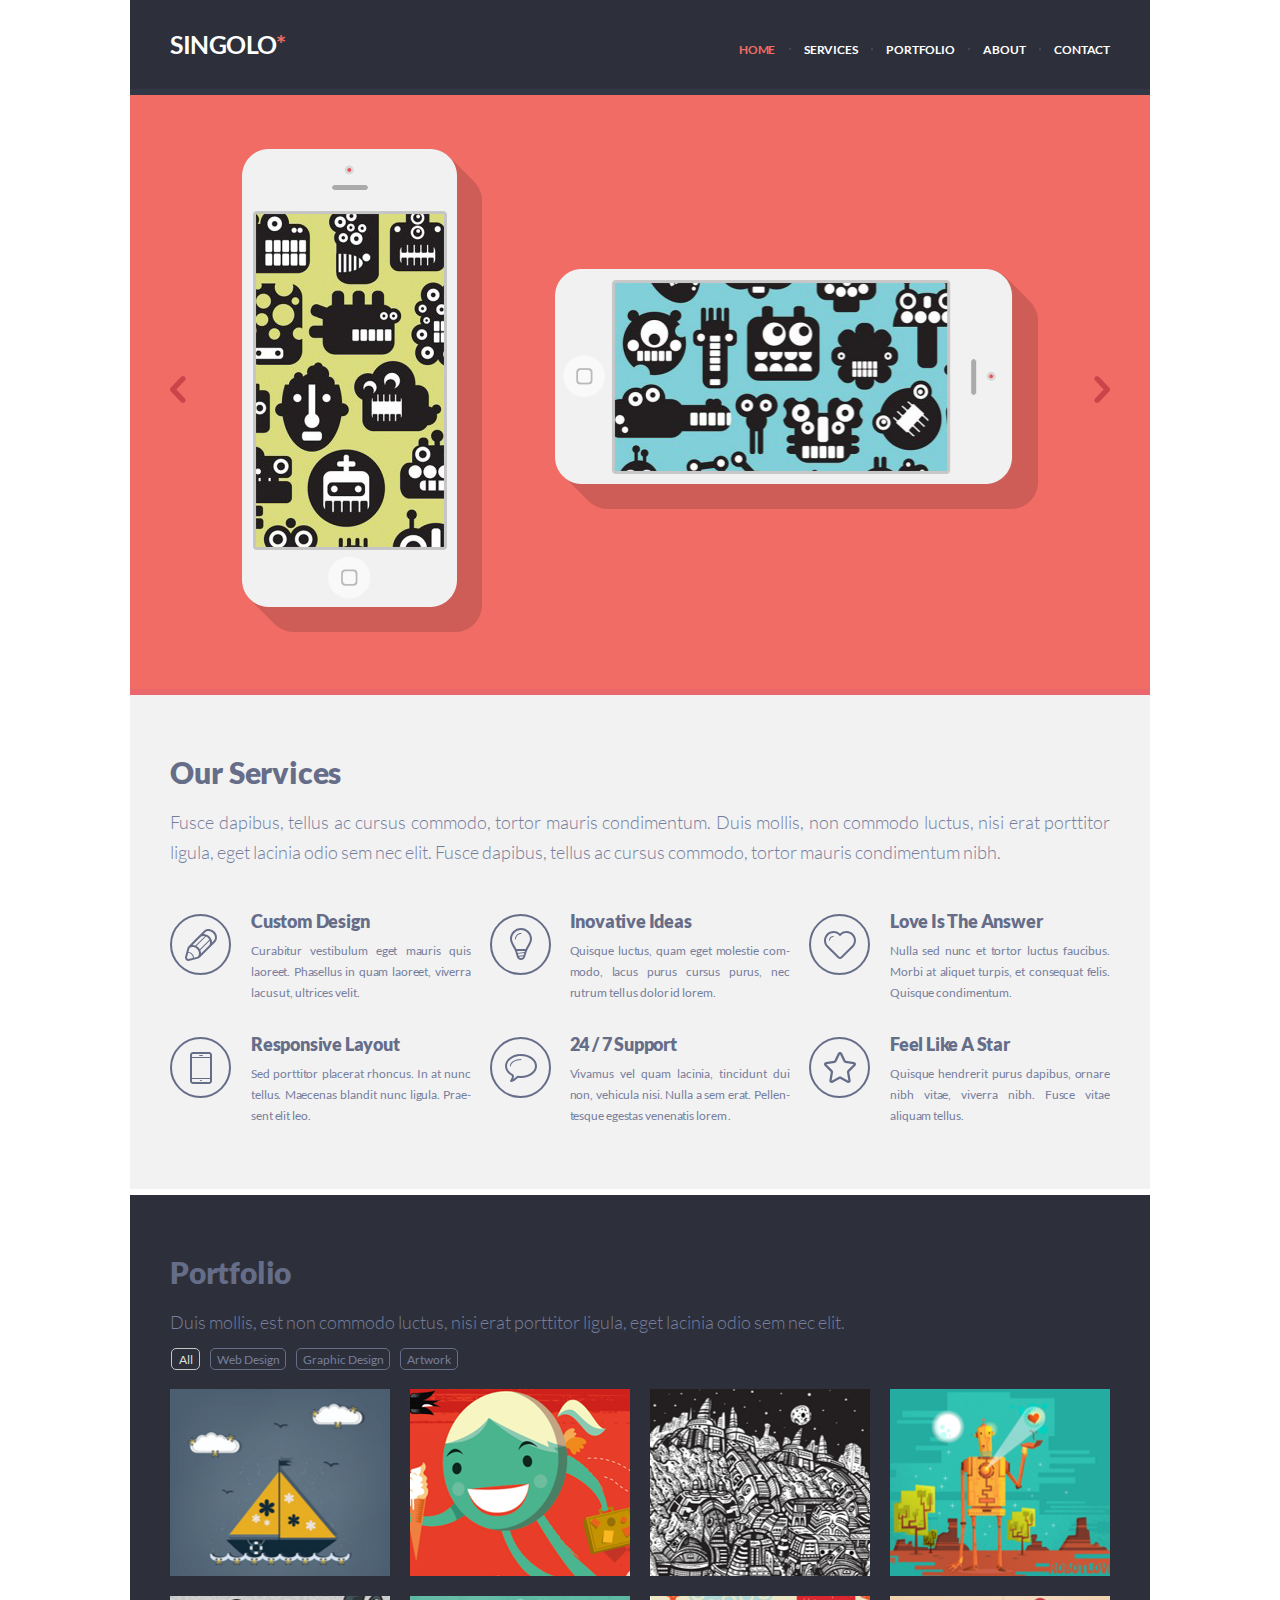
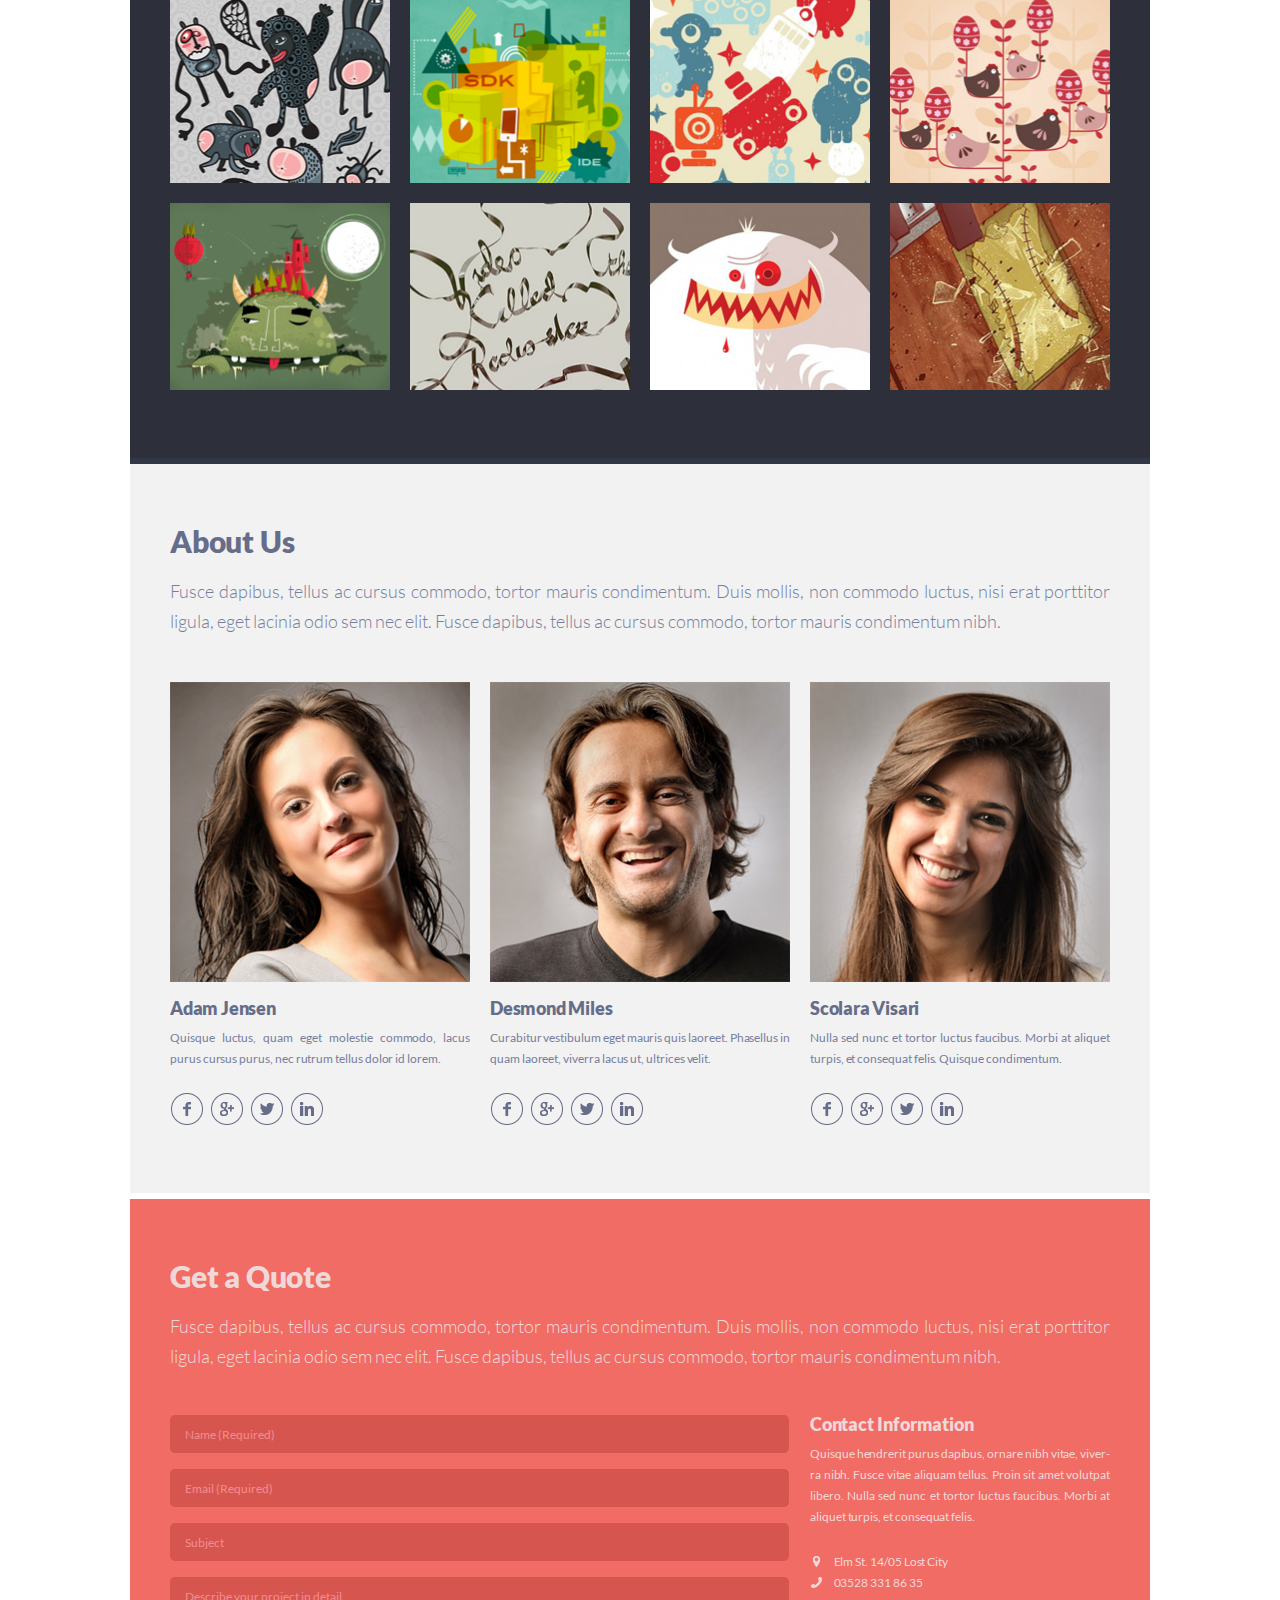
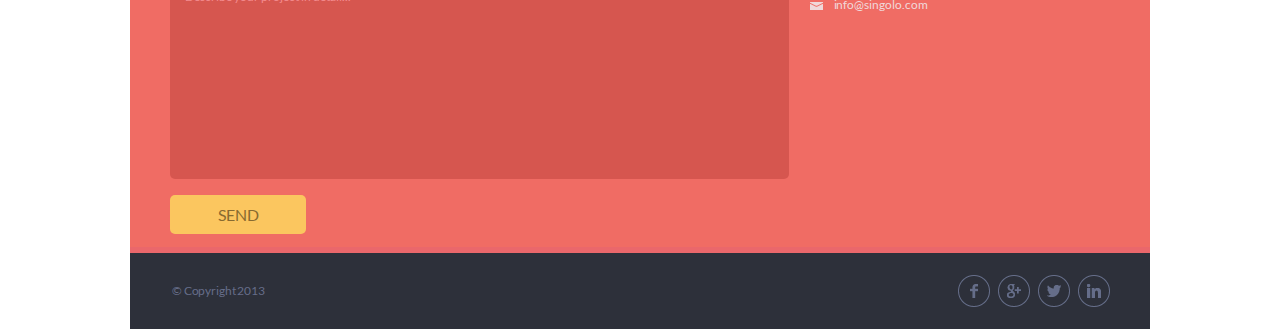
<file: index.html>
<!DOCTYPE html>
<html lang="en">
    <head>
        <meta charset="UTF-8">
        <meta name="viewport" content="width=device-width, initial-scale=1.0">
        <link href="style.css" rel="stylesheet">
        <link href="fonts.css" rel="stylesheet">
        <title>singolo</title>
    </head>
    <body>
      <div class="wrapper">
        <header class="header">
            <div class="burger-menu">
              <div class="burger-button" id="burger-button">
                <div class="burger-line"></div>
                <div class="burger-line"></div>
                <div class="burger-line"></div>
              </div>
              <div class="burger-overlay"></div>
            </div>
            <h1 class="header-logo">Singolo<span>*</span></h1>
            <nav class="header-navigation">
              <ul class="navigation">
                <li class="navigation-item navigation-active"><a href="#home">home</a></li>
                <li class="circle"></li>
                <li class="navigation-item"><a href="#services">services</a></li>
                <li class="circle"></li>
                <li class="navigation-item"><a href="#portfolio">portfolio</a></li>
                <li class="circle"></li>
                <li class="navigation-item"><a href="#about">about</a></li>
                <li class="circle"></li>
                <li class="navigation-item"><a href="#contact">contact</a></li>
              </ul>
            </nav>
        </header>
        <main>
          <section class="slider" id="home">
            <img src="assets/images/arrow.png" alt="left arrow" class="arrow-left" id="arrow-left">
            <div class="slider-wrapper">
              <div class="slide-1 slide slide-active">
                <img src="assets/images/iphone-vertical.png" alt="vertical iphone" class="iphone-ver">
                <img src="assets/images/Screen.png" alt="" class="screen-ver hidden" id="screen-ver-iphone">
                <div class="button-ver" id="button-ver-iphone"></div>
                <img src="assets/images/iphone-horizontal.png" alt="horizontal iphone" class="iphone-hor">
                <img src="assets/images/Screen.png" alt="" class="screen-hor hidden" id="screen-hor-iphone">
                <div class="button-hor" id="button-hor-iphone"></div>
              </div>
              <div class="slide-2 slide">
                <img src="assets/images/three-iphones.png" alt="three iphones" class="three-iphones">
              </div>
            </div>
            <img src="assets/images/arrow.png" alt="right arrow" class="arrow-right" id="arrow-right">
          </section>
          <section class="services" id="services">
            <h2 class="section-title">Our Services</h2>
            <p class="section-description">Fusce dapibus, tellus ac cursus commodo, tortor mauris condimentum. Duis mollis, non commodo luctus, nisi erat porttitor ligula, eget lacinia odio sem nec elit. Fusce dapibus, tellus ac cursus commodo, tortor mauris condimentum nibh.</p>
            <div class="layout-3-column services-layout">
              <div class="services-item">
                <div class="service-img">
                  <img src="assets/images/pen.svg" alt="pen">
                </div>
                <div class="services-content">
                  <h3 class="services-title">Custom Design</h3>
                  <p class="services-description">Curabitur vestibulum eget mauris quis laoreet. Phasellus in quam laoreet, viverra lacus ut, ultrices velit.</p>
                </div>
              </div>
              <div class="services-item">
                <div class="service-img">
                  <img src="assets/images/bulb.svg" alt="bulb">
                </div>
                <div class="services-content">
                  <h3 class="services-title">Inovative Ideas</h3>
                  <p class="services-description">Quisque luctus, quam eget molestie com&shy;modo, lacus purus cursus purus, nec rutrum tell us dolor id lorem.</p>
                </div>
              </div>
              <div class="services-item">
                <div class="service-img">
                  <img src="assets/images/heart.svg" alt="heart">
                </div>
                <div class="services-content">
                  <h3 class="services-title">Love Is The Answer</h3>
                  <p class="services-description">Nulla sed nunc et tortor luctus faucibus. Morbi at aliquet turpis, et consequat felis. Quisque condimentum.</p>
                </div>
              </div>
              <div class="services-item">
                <div class="service-img">
                  <img src="assets/images/phone.svg" alt="phone">
                </div>
                <div class="services-content">
                  <h3 class="services-title">Responsive Layout</h3>
                  <p class="services-description">Sed porttitor placerat rhoncus. In at nunc tellus. Maecenas blandit nunc ligula. Prae&shy;sent elit leo.</p>
                </div>
              </div>
              <div class="services-item">
                <div class="service-img">
                  <img src="assets/images/bubble.svg" alt="bubble">
                </div>
                <div class="services-content">
                  <h3 class="services-title">24 / 7 Support</h3>
                  <p class="services-description">Vivamus vel quam lacinia, tincidunt dui non, vehicula nisi. Nulla a sem erat. Pellen&shy;tesque egestas venenatis lorem .</p>
                </div>
              </div>
              <div class="services-item">
                <div class="service-img">
                  <img src="assets/images/star.svg" alt="star">
                </div>
                <div class="services-content">
                  <h3 class="services-title">Feel Like A Star</h3>
                  <p class="services-description">Quisque hendrerit purus dapibus, ornare nibh vitae, viverra nibh. Fusce vitae aliquam tellus.</p>
                </div>
              </div>
            </div>
          </section>
          <section class="portfolio" id="portfolio">
            <h2 class="section-title">Portfolio</h2>
            <p class="section-description portfolio-description">Duis mollis, est non commodo luctus, nisi erat porttitor ligula, eget lacinia odio sem nec elit.</p>
            <div class="portfolio-tags" id="portfolio-tags">
              <span class="tag tag-active">All</span>
              <span class="tag">Web Design</span>
              <span class="tag">Graphic Design</span>
              <span class="tag">Artwork</span>
            </div>
            <div class="layout-4-column portfolio-layout" id="portfolio-gallery">
              <div class="portfolio-img portfolio-1"></div>
              <div class="portfolio-img portfolio-2"></div>
              <div class="portfolio-img portfolio-3"></div>
              <div class="portfolio-img portfolio-4"></div>
              <div class="portfolio-img portfolio-5"></div>
              <div class="portfolio-img portfolio-6"></div>
              <div class="portfolio-img portfolio-7"></div>
              <div class="portfolio-img portfolio-8"></div>
              <div class="portfolio-img portfolio-9"></div>
              <div class="portfolio-img portfolio-10"></div>
              <div class="portfolio-img portfolio-11"></div>
              <div class="portfolio-img portfolio-12"></div>
            </div>
          </section>
          <section class="about-us" id="about">
            <h2 class="section-title">About Us</h2>
            <p class="section-description">Fusce dapibus, tellus ac cursus commodo, tortor mauris condimentum. Duis mollis, non commodo luctus, nisi erat porttitor ligula, eget lacinia odio sem nec elit. Fusce dapibus, tellus ac cursus commodo, tortor mauris condimentum nibh.</p>
            <div class="layout-3-column about-layout">
              <div class="employee">
                <div class="employee-photo">
                  <img src="assets/images/about-us/photo1.png" alt="employee photo">
                </div>
                <h3 class="employee-name">Adam Jensen</h3>
                <p class="employee-description">Quisque luctus, quam eget molestie commodo, lacus purus cursus purus, nec rutrum tellus dolor id lorem.</p>
                <div class="employee-contacts">
                  <a href="#"><img src="assets/images/about-us/facebook.svg" alt="Facebook"></a>
                  <a href="#"><img src="assets/images/about-us/google+.svg" alt="Google+"></a>
                  <a href="#"><img src="assets/images/about-us/twitter.svg" alt="Twitter"></a>
                  <a href="#"><img src="assets/images/about-us/linkedin.svg" alt="LinkedIn"></a>
                </div>
              </div>
              <div class="employee">
                <div class="employee-photo">
                  <img src="assets/images/about-us/photo2.png" alt="employee photo">
                </div>
                <h3 class="employee-name">Desmond Miles</h3>
                <p class="employee-description">Curabitur vestibulum eget mauris quis laoreet. Phasellus in quam laoreet, viverra lacus ut, ultrices velit.</p>
                <div class="employee-contacts">
                  <a href="#"><img src="assets/images/about-us/facebook.svg" alt="Facebook"></a>
                  <a href="#"><img src="assets/images/about-us/google+.svg" alt="Google+"></a>
                  <a href="#"><img src="assets/images/about-us/twitter.svg" alt="Twitter"></a>
                  <a href="#"><img src="assets/images/about-us/linkedin.svg" alt="LinkedIn"></a>
                </div>
              </div>
              <div class="employee">
                <div class="employee-photo">
                  <img src="assets/images/about-us/photo3.png" alt="employee photo">
                </div>
                <h3 class="employee-name">Scolara Visari</h3>
                <p class="employee-description">Nulla sed nunc et tortor luctus faucibus. Morbi at aliquet turpis, et consequat felis. Quisque condimentum.</p>
                <div class="employee-contacts">
                  <a href="#"><img src="assets/images/about-us/facebook.svg" alt="Facebook"></a>
                  <a href="#"><img src="assets/images/about-us/google+.svg" alt="Google+"></a>
                  <a href="#"><img src="assets/images/about-us/twitter.svg" alt="Twitter"></a>
                  <a href="#"><img src="assets/images/about-us/linkedin.svg" alt="LinkedIn"></a>
                </div>
              </div>
            </div>
          </section>
          <section class="get-quote" id="contact">
            <h2 class="section-title quote-title">Get a Quote</h2>
            <p class="section-description quote-description">Fusce dapibus, tellus ac cursus commodo, tortor mauris condimentum. Duis mollis, non commodo luctus, nisi erat porttitor ligula, eget lacinia odio sem nec elit. Fusce dapibus, tellus ac cursus commodo, tortor mauris condimentum nibh.</p>
            <div class="layout-2-column">
              <form action="#" method="POST" class="form-quote" id="form-quote">
                <input class="field-form" id="name-field" type="text" name="user-name" placeholder="Name (Required)" pattern="[A-Za-zА-Яа-я '-]+" required>
                <input class="field-form" id="email-field" type="email" name="user-email" placeholder="Email (Required)" required>
                <input class="field-form" id="subject-field" type="text" name="subject" placeholder="Subject">
                <textarea class="field-form field-textarea" id="describe-field" name="subject-text" placeholder="Describe your project in detail..."></textarea>
                <input class="field-form field-submit" id="submit" type="button" value="SEND">
              </form>
              <div class="contact">
                <h3 class="contact-title">Contact Information</h3>
                <p class="contact-description">Quisque hendrerit purus dapibus, ornare nibh vitae, viver&shy;ra nibh. Fusce vitae aliquam tellus. Proin sit amet volutpat libero. Nulla sed nunc et tortor luctus faucibus. Morbi at aliquet turpis, et consequat felis.</p>
                <div class="address-contact">
                  <a href="#">
                    <img src="assets/images/get-quote/location-contact.png" alt="symbol location">
                    <p class="contact-link">Elm St. 14/05 Lost City</p>
                  </a>
                </div>
                <div class="phone-contact">
                  <a href="tel:035283318635">
                    <img src="assets/images/get-quote/phone-contact.png" alt="symbol phone">
                    <p class="contact-link">03528 331 86 35 </p>
                  </a>
                </div>
                <div class="mail-contact">
                  <a href="mailto:info@singolo.com">
                    <img src="assets/images/get-quote/mail-contact.png" alt="symbol e-mail">
                    <p class="contact-link">info@singolo.com</p>
                  </a>
                </div>
              </div>
            </div>
            <div class="frame-message hidden" id="frame-message">
              <div class="message">
                <p lang="ru">Письмо отправлено</p>
                <p id="subject-info" lang="ru">Без темы</p>
                <p id="describe-info" lang="ru">Без описания</p>
                <p class="ok-btn" id="ok-btn">ok</p>
              </div>
            </div>
          </section>
        </main>
        <footer class="footer">
          <span class="copyright-footer">&copy; Copyright 2013</span>
          <div class="footer-contacts">
            <a href="#"><img src="assets/images/about-us/facebook.svg" alt="Facebook"></a>
            <a href="#"><img src="assets/images/about-us/google+.svg" alt="Google+"></a>
            <a href="#"><img src="assets/images/about-us/twitter.svg" alt="Twitter"></a>
            <a href="#"><img src="assets/images/about-us/linkedin.svg" alt="LinkedIn"></a>
          </div>
        </footer>
      </div>
      <script src="script.js"></script>
    </body>
</html>
</file>
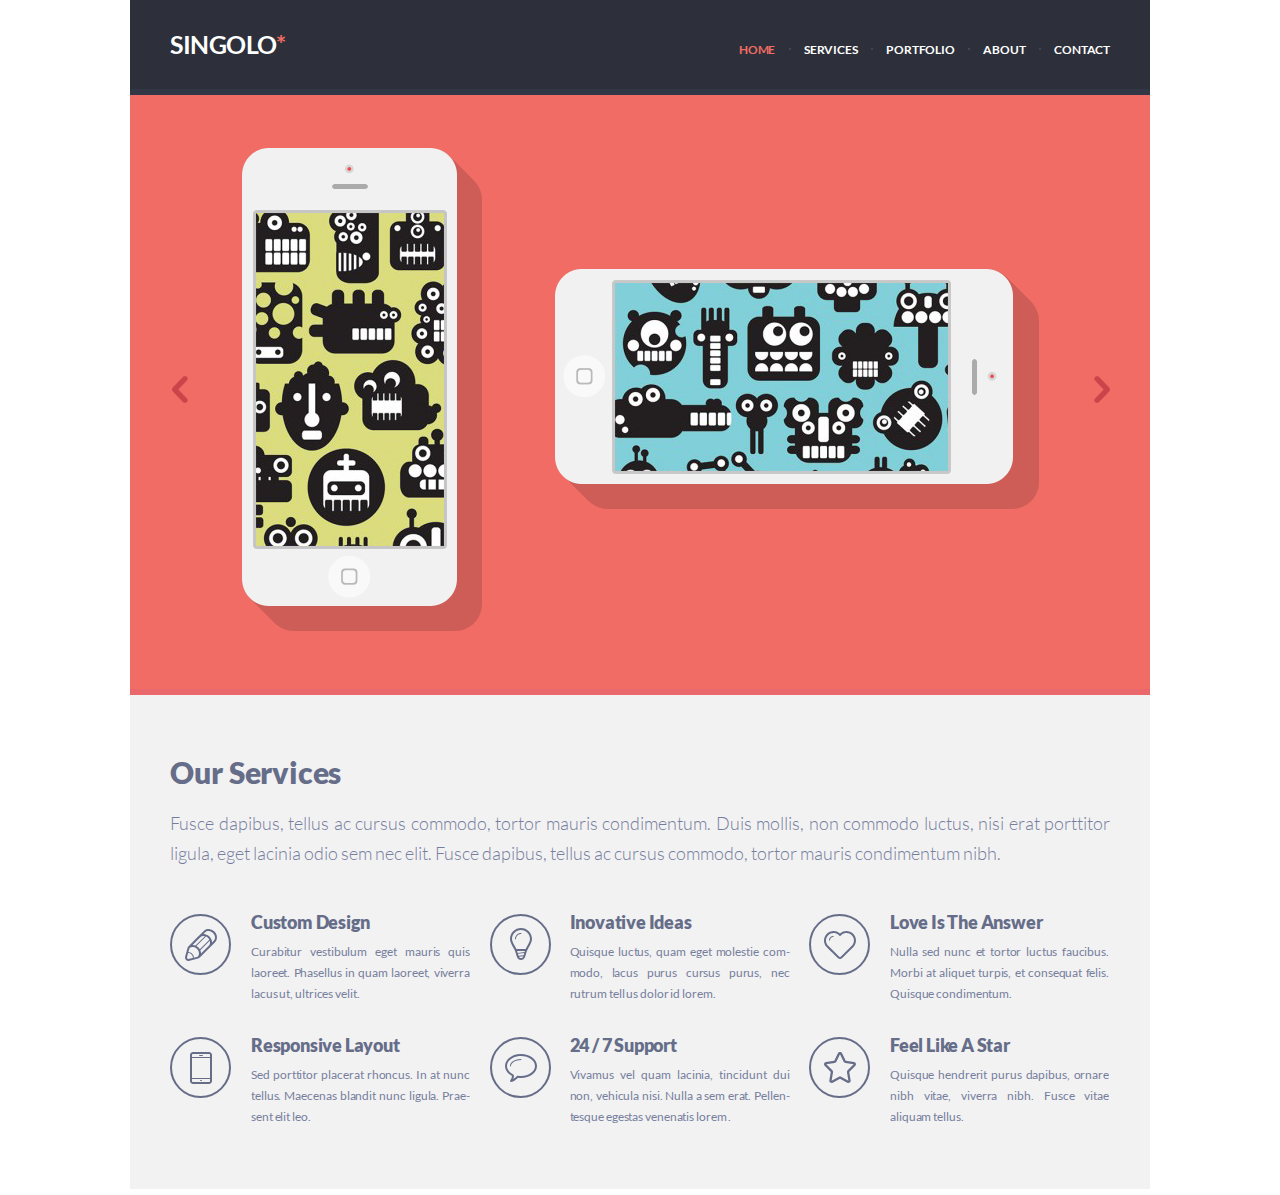
<file: singolo1.html>
<!DOCTYPE html>
<html lang="en">
    <head>
        <meta charset="UTF-8">
        <meta name="viewport" content="width=device-width, initial-scale=1.0">
        <link href="singolo1.css" rel="stylesheet">
        <link href="fonts.css" rel="stylesheet">
        <title>singolo1</title>
    </head>
    <body>
      <div class="wrapper">
        <header class="header">
            <h1 class="header-logo">Singolo<span>*</span></h1>
            <nav class="header-navigation">
              <ul class="navigation">
                <li class="navigation-item navigation-active"><a href="#">home</a></li>
                <li class="circle"></li>
                <li class="navigation-item"><a href="#">services</a></li>
                <li class="circle"></li>
                <li class="navigation-item"><a href="#">portfolio</a></li>
                <li class="circle"></li>
                <li class="navigation-item"><a href="#">about</a></li>
                <li class="circle"></li>
                <li class="navigation-item"><a href="#">contact</a></li>
              </ul>
            </nav>
        </header>
        <main>
          <div class="slider">
            <img src="assets/images/arrow.png" alt="left arrow" class="arrow-left">
            <img src="assets/images/iphone-vertical.png" alt="vertical iphone" class="iphone-ver">
            <img src="assets/images/iphone-horizontal.png" alt="horizontal iphone" class="iphone-hor">
            <img src="assets/images/arrow.png" alt="right arrow" class="arrow-right">
          </div>
          <section class="services">
            <h2 class="section-title">Our Services</h2>
            <p class="section-description">Fusce dapibus, tellus ac cursus commodo, tortor mauris condimentum. Duis mollis, non commodo luctus, nisi erat porttitor ligula, eget lacinia odio sem nec elit. Fusce dapibus, tellus ac cursus commodo, tortor mauris condimentum nibh.</p>
            <div class="layout-3-column services-layout">
              <div class="services-item">
                <div class="service-img">
                  <img src="assets/images/pen.svg" alt="pen">
                </div>
                <div class="services-content">
                  <h3 class="services-title">Custom Design</h3>
                  <p class="services-description">Curabitur vestibulum eget mauris quis laoreet. Phasellus in quam laoreet, viverra lacus ut, ultrices velit.</p>
                </div>
              </div>
              <div class="services-item">
                <div class="service-img">
                  <img src="assets/images/bulb.svg" alt="bulb">
                </div>
                <div class="services-content">
                  <h3 class="services-title">Inovative Ideas</h3>
                  <p class="services-description">Quisque luctus, quam eget molestie com&shy;modo, lacus purus cursus purus, nec rutrum tell us dolor id lorem.</p>
                </div>
              </div>
              <div class="services-item">
                <div class="service-img">
                  <img src="assets/images/heart.svg" alt="heart">
                </div>
                <div class="services-content">
                  <h3 class="services-title">Love Is The Answer</h3>
                  <p class="services-description">Nulla sed nunc et tortor luctus faucibus. Morbi at aliquet turpis, et consequat felis. Quisque condimentum.</p>
                </div>
              </div>
              <div class="services-item">
                <div class="service-img">
                  <img src="assets/images/phone.svg" alt="phone">
                </div>
                <div class="services-content">
                  <h3 class="services-title">Responsive Layout</h3>
                  <p class="services-description">Sed porttitor placerat rhoncus. In at nunc tellus. Maecenas blandit nunc ligula. Prae&shy;sent elit leo.</p>
                </div>
              </div>
              <div class="services-item">
                <div class="service-img">
                  <img src="assets/images/bubble.svg" alt="bubble">
                </div>
                <div class="services-content">
                  <h3 class="services-title">24 / 7 Support</h3>
                  <p class="services-description">Vivamus vel quam lacinia, tincidunt dui non, vehicula nisi. Nulla a sem erat. Pellen&shy;tesque egestas venenatis lorem .</p>
                </div>
              </div>
              <div class="services-item">
                <div class="service-img">
                  <img src="assets/images/star.svg" alt="star">
                </div>
                <div class="services-content">
                  <h3 class="services-title">Feel Like A Star</h3>
                  <p class="services-description">Quisque hendrerit purus dapibus, ornare nibh vitae, viverra nibh. Fusce vitae aliquam tellus.</p>
                </div>
              </div>
            </div>
          </section>
        </main>
      </div>
    </body>
</html>
</file>
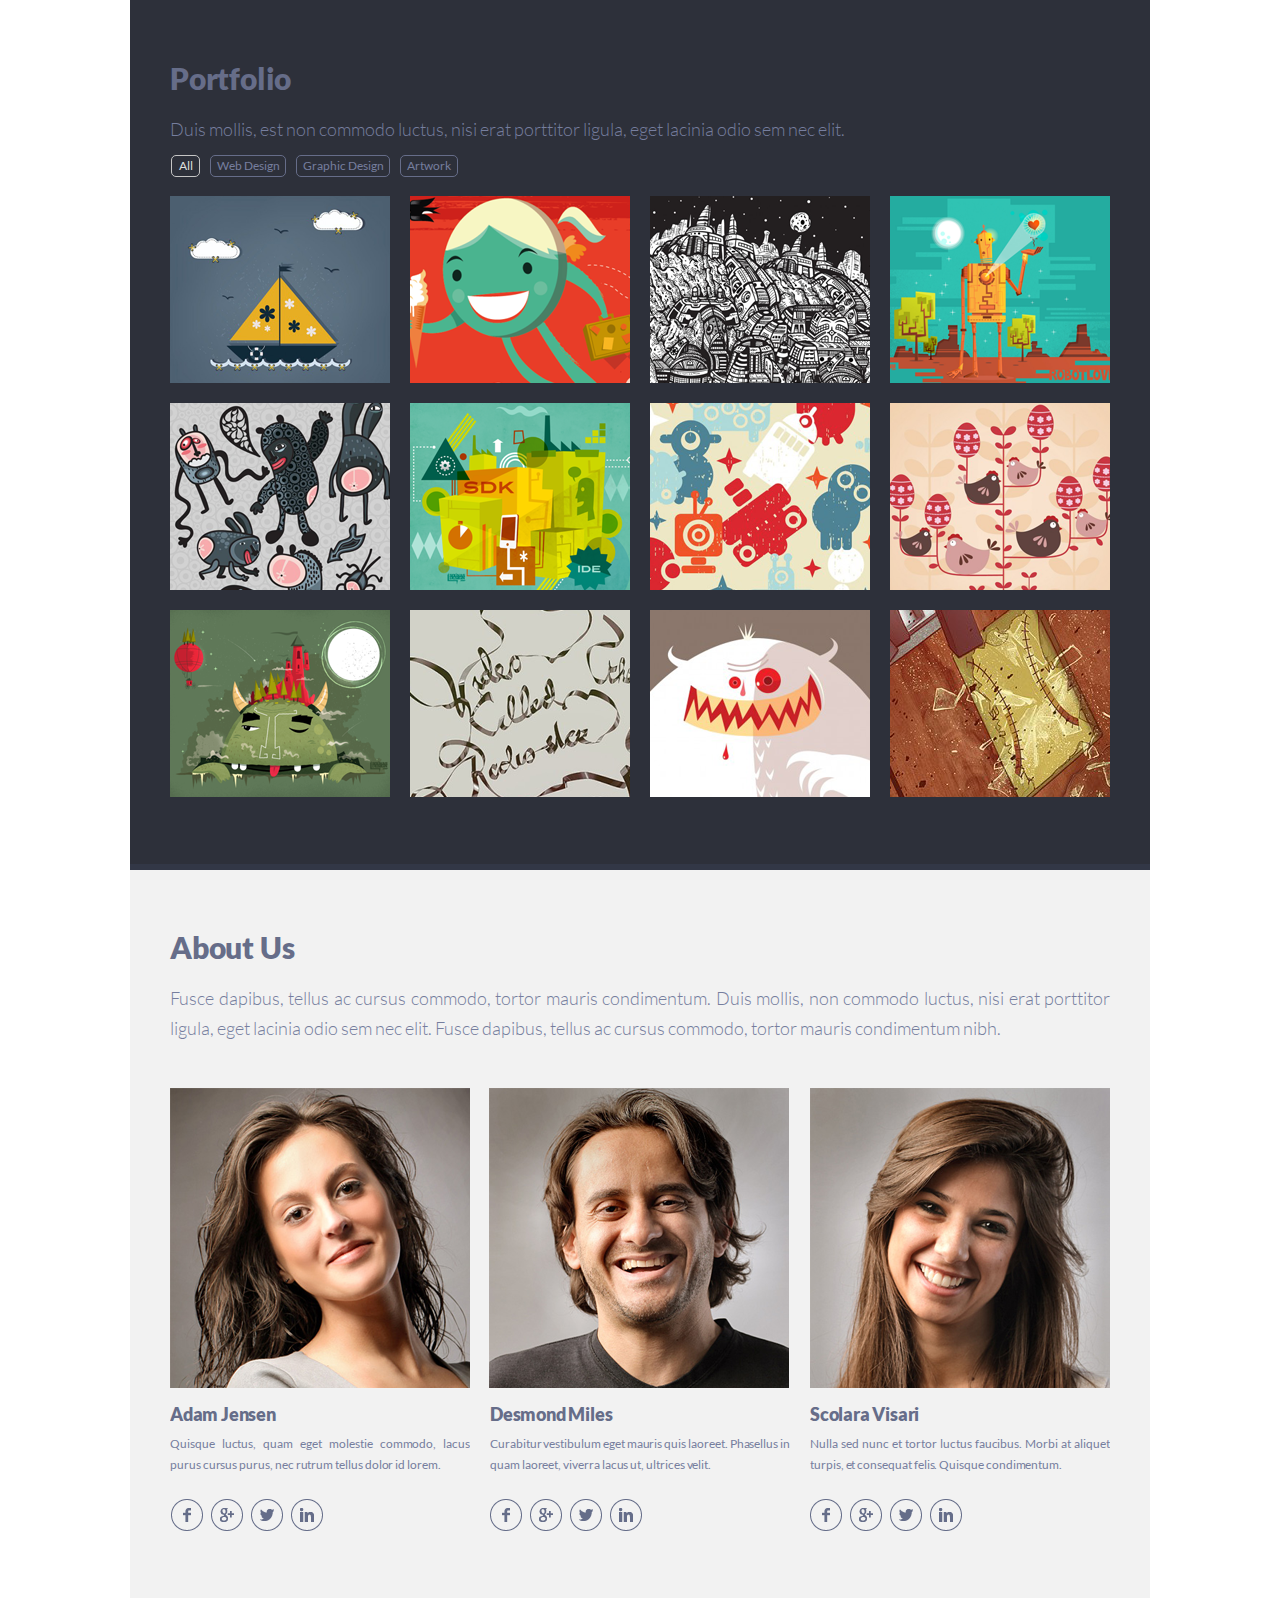
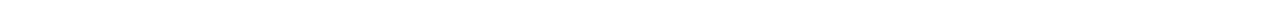
<file: singolo2.html>
<!DOCTYPE html>
<html lang="en">
    <head>
        <meta charset="UTF-8">
        <meta name="viewport" content="width=device-width, initial-scale=1.0">
        <link href="singolo2.css" rel="stylesheet">
        <link href="fonts.css" rel="stylesheet">
        <title>singolo2</title>
    </head>
    <body>
      <div class="wrapper">
        <main>
          <section class="portfolio">
            <h2 class="section-title">Portfolio</h2>
            <p class="section-description">Duis mollis, est non commodo luctus, nisi erat porttitor ligula, eget lacinia odio sem nec elit.</p>
            <div class="portfolio-tags">
              <span class="tag tag-active">All</span>
              <span class="tag">Web Design</span>
              <span class="tag">Graphic Design</span>
              <span class="tag">Artwork</span>
            </div>
            <div class="layout-4-column portfolio-layout">
              <div class="portfolio-img portfolio-1"></div>
              <div class="portfolio-img portfolio-2"></div>
              <div class="portfolio-img portfolio-3"></div>
              <div class="portfolio-img portfolio-4"></div>
              <div class="portfolio-img portfolio-5"></div>
              <div class="portfolio-img portfolio-6"></div>
              <div class="portfolio-img portfolio-7"></div>
              <div class="portfolio-img portfolio-8"></div>
              <div class="portfolio-img portfolio-9"></div>
              <div class="portfolio-img portfolio-10"></div>
              <div class="portfolio-img portfolio-11"></div>
              <div class="portfolio-img portfolio-12"></div>
            </div>
          </section>
          <section class="about-us">
            <h2 class="section-title">About Us</h2>
            <p class="section-description">Fusce dapibus, tellus ac cursus commodo, tortor mauris condimentum. Duis mollis, non commodo luctus, nisi erat porttitor ligula, eget lacinia odio sem nec elit. Fusce dapibus, tellus ac cursus commodo, tortor mauris condimentum nibh.</p>
            <div class="layout-3-column services-layout">
              <div class="employee">
                <div class="employee-photo">
                  <img src="assets/images/about-us/photo1.png" alt="employee photo">
                </div>
                <h3 class="employee-name">Adam Jensen</h3>
                <p class="employee-description">Quisque luctus, quam eget molestie commodo, lacus purus cursus purus, nec rutrum tellus dolor id lorem.</p>
                <div class="employee-contacts">
                  <a href="#"><img src="assets/images/about-us/facebook.svg" alt="Facebook"></a>
                  <a href="#"><img src="assets/images/about-us/google+.svg" alt="Google+"></a>
                  <a href="#"><img src="assets/images/about-us/twitter.svg" alt="Twitter"></a>
                  <a href="#"><img src="assets/images/about-us/linkedin.svg" alt="LinkedIn"></a>
                </div>
              </div>
              <div class="employee">
                <div class="employee-photo">
                  <img src="assets/images/about-us/photo2.png" alt="employee photo">
                </div>
                <h3 class="employee-name">Desmond Miles</h3>
                <p class="employee-description">Curabitur vestibulum eget mauris quis laoreet. Phasellus in quam laoreet, viverra lacus ut, ultrices velit.</p>
                <div class="employee-contacts">
                  <a href="#"><img src="assets/images/about-us/facebook.svg" alt="Facebook"></a>
                  <a href="#"><img src="assets/images/about-us/google+.svg" alt="Google+"></a>
                  <a href="#"><img src="assets/images/about-us/twitter.svg" alt="Twitter"></a>
                  <a href="#"><img src="assets/images/about-us/linkedin.svg" alt="LinkedIn"></a>
                </div>
              </div>
              <div class="employee">
                <div class="employee-photo">
                  <img src="assets/images/about-us/photo3.png" alt="employee photo">
                </div>
                <h3 class="employee-name">Scolara Visari</h3>
                <p class="employee-description">Nulla sed nunc et tortor luctus faucibus. Morbi at aliquet turpis, et consequat felis. Quisque condimentum.</p>
                <div class="employee-contacts">
                  <a href="#"><img src="assets/images/about-us/facebook.svg" alt="Facebook"></a>
                  <a href="#"><img src="assets/images/about-us/google+.svg" alt="Google+"></a>
                  <a href="#"><img src="assets/images/about-us/twitter.svg" alt="Twitter"></a>
                  <a href="#"><img src="assets/images/about-us/linkedin.svg" alt="LinkedIn"></a>
                </div>
              </div>
            </div>
          </section>
        </main>
      </div>
    </body>
</html>
</file>
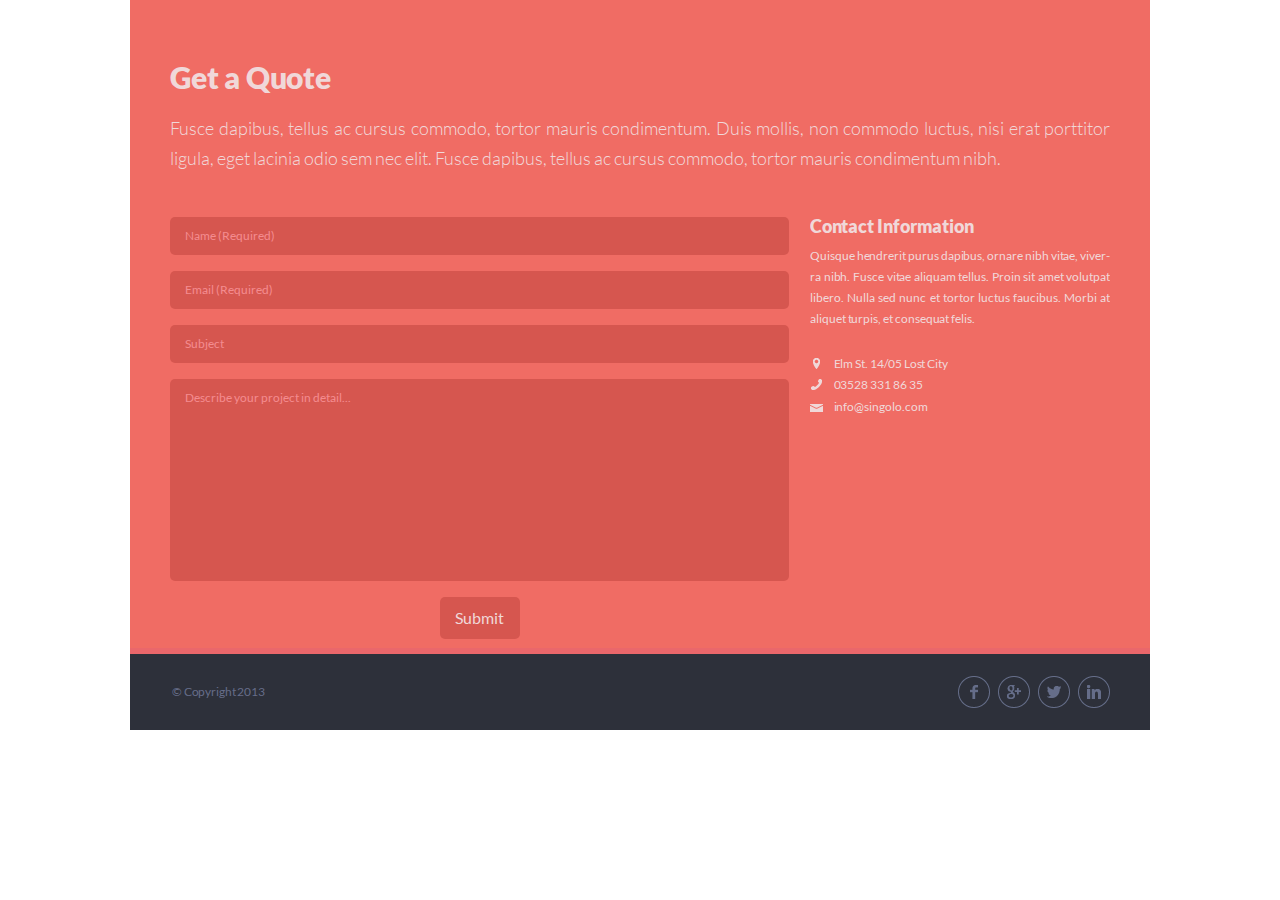
<file: singolo3.html>
<!DOCTYPE html>
<html lang="en">
    <head>
        <meta charset="UTF-8">
        <meta name="viewport" content="width=device-width, initial-scale=1.0">
        <link href="singolo3.css" rel="stylesheet">
        <link href="fonts.css" rel="stylesheet">
        <title>singolo3</title>
    </head>
    <body>
      <div class="wrapper">
        <main>
          <section class="get-quote">
            <h2 class="section-title quote-title">Get a Quote</h2>
            <p class="section-description quote-description">Fusce dapibus, tellus ac cursus commodo, tortor mauris condimentum. Duis mollis, non commodo luctus, nisi erat porttitor ligula, eget lacinia odio sem nec elit. Fusce dapibus, tellus ac cursus commodo, tortor mauris condimentum nibh.</p>
            <div class="layout-2-column">
              <form action="#" method="POST" class="form-quote">
                <input class="field-form" type="text" name="user-name" placeholder="Name (Required)" pattern="[A-Za-zА-Яа-я '-]+" required>
                <input class="field-form" type="email" name="user-email" placeholder="Email (Required)" required>
                <input class="field-form" type="text" name="subject" placeholder="Subject">
                <textarea class="field-form field-textarea" name="subject-text" placeholder="Describe your project in detail..."></textarea>
                <input class="field-form field-submit" type="submit" value="Submit">
              </form>
              <div class="contact">
                <h3 class="contact-title">Contact Information</h3>
                <p class="contact-description">Quisque hendrerit purus dapibus, ornare nibh vitae, viver&shy;ra nibh. Fusce vitae aliquam tellus. Proin sit amet volutpat libero. Nulla sed nunc et tortor luctus faucibus. Morbi at aliquet turpis, et consequat felis.</p>
                <div class="address-contact">
                  <a href="#">
                    <img src="assets/images/get-quote/location-contact.png" alt="symbol location">
                    <p class="contact-link">Elm St. 14/05 Lost City</p>
                  </a>
                </div>
                <div class="phone-contact">
                  <a href="tel:035283318635">
                    <img src="assets/images/get-quote/phone-contact.png" alt="symbol phone">
                    <p class="contact-link">03528 331 86 35 </p>
                  </a>
                </div>
                <div class="mail-contact">
                  <a href="mailto:info@singolo.com">
                    <img src="assets/images/get-quote/mail-contact.png" alt="symbol e-mail">
                    <p class="contact-link">info@singolo.com</p>
                  </a>
                </div>
              </div>
            </div>
          </section>
        </main>
        <footer class="footer">
          <span class="copyright-footer">&copy; Copyright 2013</span>
          <div class="footer-contacts">
            <a href="#"><img src="assets/images/about-us/facebook.svg" alt="Facebook"></a>
            <a href="#"><img src="assets/images/about-us/google+.svg" alt="Google+"></a>
            <a href="#"><img src="assets/images/about-us/twitter.svg" alt="Twitter"></a>
            <a href="#"><img src="assets/images/about-us/linkedin.svg" alt="LinkedIn"></a>
          </div>
        </footer>
      </div>
    </body>
</html>
</file>
<file: style.css>
* {
  margin: 0;
  padding: 0;
  box-sizing: border-box;
}

html {
  font-size: 10px;
  scroll-behavior: smooth;
}

a {
  color: inherit;
  text-decoration: none;
}

body {
  font-family: 'Lato', sans-serif;
  font-weight: 400;
  font-size: 1.6rem;
  color: #666d89;
}

.wrapper {
  max-width: 1020px;
  width: 100%;
  margin: 0 auto;
}

section {
  scroll-margin-top: 92px;
}

#home {
  scroll-margin-top: 95px;
}

@media (max-width: 767px) {

  section {
    scroll-margin-top: 68px;
  }

  #home {
    scroll-margin-top: 71px;
  }
}

/* HEADER */

.header {
  position: sticky;
  top: 0px;
  z-index: 10;
  display: flex;
  justify-content: space-between;
  align-items: baseline;

  height: 95px;
  padding:  0 40px;

  background-color: #2d303a;
  border-bottom: 6px solid #323746;
}

.header-logo {
  margin-top: 31.5px;
  font-size: 2.5rem;
  font-weight: 700;
  line-height: 1em;
  letter-spacing: -0.5px;
  text-transform: uppercase;
  color: #ffffff;
}

.header-logo span {
  color: #f06c64;
}

.burger-menu {
  display: none;
}

.burger-button {
  position: absolute;
  top: 25.5px;
  left: 20.5px;
  display: flex;
  flex-direction: column;
  justify-content: space-between;
  width: 25px;
  height: 20px;
  cursor:pointer;
  z-index: 25;
}

.burger-button-rotate {
  transform: rotate(90deg);
}

.burger-line {
  width: 25px;
  height: 2.4px;
  border-radius: 5px;
  background-color: #ffffff;
}

.burger-overlay {
  display: none;
  position: fixed;
  left: 0px;
  top: 0px;
  width: 100vw;
  height: 100vh;
  background-color: #0008;
  z-index: 15;
}

.navigation {
  display: flex;
  justify-content: space-between;

  width: 371px;

  list-style: none;
  font-size: 1.2rem;
  font-weight: 700;
  text-transform: uppercase;
  letter-spacing: -0.2px;
  color: #ffffff;
}

.navigation-item {
  cursor: pointer;
  color: #ffffff;
}

.navigation-active {
  color: #f06c64;
}

.circle {
	width: 2px;
	height: 2px;
	background: #494e62;
  border-radius: 50%;
  align-self: center;
  left:0px;
  top:0px;
}

.navigation-item:hover {
  text-decoration: underline;
}

@media (max-width: 767px) {

  .header {
    border-bottom: none;
    align-items: center;
    justify-content: center;
    height: 71px;
  }

  .circle {
    display: none;
  }

  .header-navigation {
    display: none;
    position: absolute;
    top: 0;
    left: 0;
    width: 278px;
    height: 100vh;
    background-color: #2D303A;
    z-index: 20;
  }

  .navigation {
    display: flex;
    flex-direction: column;
    justify-content: space-between;

    width: auto;
    height: 260px;
    margin-left: 71px;
    margin-top: 232px;

    font-size: 2.4rem;
  }

  .header-logo {
    margin-top: 0px;
    font-size: 2rem;
  }

  .header-logo-burger {
    position: absolute;
    top: 24px;
    left: 71px;
    z-index: 25;
  }

  .burger-menu {
    display: flex;
  }
}

/* SLIDER */

.slider {
  position: relative;

  height: 100%;
  padding:  0 3.92%;

  background-color: #f06c64;
  border-bottom: 6px solid #ea676b;
}

.background-slide-2 {
  background-color: #648BF0;
  border-bottom: 6px solid #4e79ea;
}

.arrow-left {
  position: absolute;
  top: 47.3%;
  left: 3.92%;
  z-index: 1;
  cursor: pointer;
}

.arrow-left:hover {
  margin-left: -1px;
}

.arrow-right {
  transform: rotate(180deg);
  position: absolute;
  top: 47.3%;
  right: 3.92%;
  z-index: 1;
  cursor: pointer;
}

.arrow-right:hover {
  margin-right: -1px;
}

.iphone-ver {
  position: relative;
  width: 25.53%;
  margin-top: 5.74%;
  margin-bottom: 6.06%;
  margin-left: 7.7%;
}

.screen-ver {
  position: absolute;
  width: 21%;;
  top: 19.4%;
  left: 8.8%;
  z-index: 1;
}

.button-ver {
  position: absolute;
  top: 77.7%;
  left: 16.8%;
  width: 4.6%;
  height: 7.24%;
  border-radius: 50%;
  z-index: 1;
  cursor: pointer;
}

.iphone-hor {
  width: 51.39%;
  position: absolute;
  top: 29.3%;
  left: 41%;
}

.screen-hor {
  transform: rotate(90deg);
  position: absolute;
  width: 21%;
  top: 18.5%;
  left: 54.7%;
  z-index: 1;
}

.button-hor {
  position: absolute;
  top: 43.8%;
  left: 41.8%;
  width: 4.6%;
  height: 7.24%;
  border-radius: 50%;
  z-index: 1;
  cursor: pointer;
}

.slider-wrapper {
  position: relative;
  width: 100%;
  height: 100%;
  overflow: hidden;
}

.three-iphones{
  width: 54.91%;
  margin: auto;
  margin-top: 4.57%;
  margin-bottom: 4.12%;
}

.slide-1 {
  position: relative;
  width: 100%;
  height: 100%;
}

.slide-2 {
  display: flex;
  width: 100%;
  height: 100%;
}

.slide {
  width: 100%;
  height: 100%;
  display: none;
  animation: 0.5s ease-in-out;
  position: relative;
}

.slide-active, .slide-next {
  display: flex;
}

.slide-next {
  position: absolute;
  top: 0;
  left: 0;
}

.to-left {
  animation-name: left;
}

.to-right {
  animation-name: right;
  animation-direction: reverse;
}

.from-left {
  animation-name: left;
  animation-direction: reverse;
}

.from-right {
  animation-name: right;
}

@keyframes left {
  from {
    left: 0;
  }
  to {
    left: -100%;
  }
}

@keyframes right {
  from {
    left: 100%;
  }
  to {
    left: 0;
  }
}

@media (max-width: 767px){

  .arrow-left {
    top: 44.3%;
    left: 2.7%;
  }

  .arrow-right {
    top: 44.3%;
    right: 2.7%;
  }
}

/* SERVICES */

.services {
  height: 100%;
  padding:  62px 40px 32.5px;

  background-color: #f2f2f2;
  border-bottom: 6px solid #ffffff;
}

.section-title {
  font-size: 3rem;
  font-weight: 900;
  line-height: 1em;
  letter-spacing: -0.2px;
  word-spacing: 0.5px;
  white-space: nowrap;
  overflow: hidden;
}

.section-description {
  margin-top: 20.5px;
  height: 60px;

  font-size: 1.8rem;
  font-weight: 300;
  line-height: 30px;
  color: #767e9e;
  text-align: justify;
  overflow: hidden;
}

.layout-3-column {
  display: flex;
  flex-wrap: wrap;
  justify-content: space-between;
  align-content: space-between;
}

.services-layout {
  margin-top: 43px;
  margin-right: 1px;
}

.services-item {
  display: flex;
  align-items: flex-start;

  width: 300px;
  margin-bottom: 30px;
}

.service-img {
  margin-top: 3.5px;
}

.services-content {
  margin-left: 19px;
}

.services-title {
  font-size: 1.8rem;
  font-weight: 900;
  letter-spacing: -0.2px;
}

.services-description {
  margin-top: 8px;
  width: 220px;
  height: 63px;

  font-size: 1.2rem;
  line-height: 21px;
  text-align: justify;
  color: #767e9e;
  letter-spacing: -0.1px;
  overflow: hidden;
}

@media (max-width: 1019px) {

  .services {
    padding-top: 40px;
    padding-bottom: 25px;
    border-bottom: none;
  }

  .services-layout {
    margin-top: 35px;
    margin-right: 34px;
  }

  .section-description {
    height: 90px;
  }

  .services-item {
    margin-bottom: 51px;
  }

}

@media (max-width: 767px) {

  .services {
    padding: 26px 30px 0px;
    border-bottom: none;
  }

  .section-description {
    height: auto;
    max-height: 240px;
    word-spacing: 2px;
  }

  .services-layout {
    flex-direction: column;
    flex-wrap: nowrap;
    align-items: center;
    margin-top: 26px;
    margin-right: 0px;
  }

  .services-item {
    margin-bottom: 27px;
  }
}

@media (max-width: 374px) {

  .services-description {
    margin-top: 8px;
    max-width: 220px;
    width: 100%;
    height: 100%;
    max-height: 105px;
  }

  .services-item {
    margin-bottom: 27px;
  }

  .services-item {
    max-width: 300px;
    width: 100%;
  }
}

/* PORTFOLIO */

.portfolio {
  height: 869px;
  padding: 62px 40px 0;

  background-color: #2d303a;
  border-bottom: 6px solid #323746;
}

.portfolio-description{
  height: 30px;
}

.portfolio-tags {
  display: flex;
  margin-top: 11px;
  margin-left: 1px;
}

.tag {
  margin-right: 10px;
  padding: 2.5px 5.6px;

  font-size: 1.2rem;
  font-weight: 400;
  color: #767e9e;
  border: 1px solid #666d89;
  border-radius: 5px;
  cursor: pointer;
}

.tag-active {
  padding: 2.5px 6.5px;
  color: #dedede;
  border-color: #c5c5c5;
}

.tag:hover {
  color:  #dedede;
}

.layout-4-column {
  display: flex;
  flex-wrap: wrap;
  justify-content: space-between;
}

.portfolio-layout {
  align-content: space-between;

  height: 601px;
  margin-top: 19px;
}

.portfolio-img {
  width: 220px;
  height: 187px;
  background-repeat: no-repeat;
}

.portfolio-img:nth-child(n+13) {
  display: none;
}

.portfolio-border {
  box-shadow: 0px 0px 0px 5px #F06C64;
}

.portfolio-img:hover {
  cursor: pointer;
}

.portfolio-1 {
  background-image: url("assets/images/portfolio/portfolio1.png");
  background-position: 47% 19%;
  background-size: 108%;
}

.portfolio-2 {
  background-image: url("assets/images/portfolio/portfolio2.png");
  background-position: 57% 50%;
  background-size: 165.5%;
}

.portfolio-3 {
  background-image: url("assets/images/portfolio/portfolio3.png");
  background-position: 35% 1%;
  background-size: 113.7%;
}

.portfolio-4 {
  background-image: url("assets/images/portfolio/portfolio4.png");
  background-position: 58% 18%;
  background-size: 119%;
}

.portfolio-5 {
  background-image: url("assets/images/portfolio/portfolio5.png");
  background-position: 44% 18%;
  background-size: 110%;
}

.portfolio-6 {
  background-image: url("assets/images/portfolio/portfolio6.png");
  background-position: 41% 54%;
  background-size: 117.2%;
}

.portfolio-7 {
  background-image: url("assets/images/portfolio/portfolio7.png");
  background-position: 20.2% 21%;
  background-size: 169%;
}

.portfolio-8 {
  background-image: url("assets/images/portfolio/portfolio8.png");
  background-position: 42% 35%;
  background-size: 126.2%;
}

.portfolio-9 {
  background-image: url("assets/images/portfolio/portfolio9.png");
  background-position: 48% 61%;
  background-size: 115.2%;
}

.portfolio-10 {
  background-image: url("assets/images/portfolio/portfolio10.png");
  background-position: 55.5% 23.8%;
  background-size: 215%;
}

.portfolio-11 {
  background-image: url(assets/images/portfolio/portfolio11.png);
  background-position: 74.2% 77.8%;
  background-size: 188%;
}

.portfolio-12 {
  background-image: url("assets/images/portfolio/portfolio12.png");
  background-position: 48% 25%;
  background-size: 134.45%;
}

@media (max-width: 1019px) {

  .portfolio {
    height: 100%;
    padding-bottom: 67px;
  }

  .portfolio-tags {
    margin-left: 0px;
  }

  .portfolio-layout {
    height: 100%;
    display: grid;
    grid-template-areas:
    "a a a"
    "a a a"
    "a a a"
    "a a a";
    grid-gap: 20px;
    justify-content: normal;
    margin-top: 29px;
  }

  .portfolio-img {
    height: 100%;
    width: 100%;
    padding-top: 85%;
  }
}

@media (max-width: 767px) {

  .portfolio {
    padding: 42px 30px 42px;
    border-bottom: none;
  }

  .portfolio-layout {
    height: 100%;
    display: grid;
    grid-template-areas:
    "a a"
    "a a"
    "a a"
    "a a";
    grid-gap: 14px;
    margin-top: 26px;
  }

  .portfolio-img:nth-child(n+9) {
    display: none;
  }

  .portfolio-description {
    height: auto;
    max-height: 90px;
    word-spacing: normal;
  }

  .portfolio-tags {
    margin-top: 15px;
  }

  .tag:last-child {
    margin-right: 0;
  }
}

@media (max-width: 350px) {

  .tag {
    font-size: 11px;
    margin-right: 0px;
  }

  .portfolio-tags {
    justify-content: space-between;
  }
}

@media (max-width: 319px) {

  .portfolio-tags {
    flex-direction: column;
    height: 120px;
  }

  .tag {
    text-align: center;
  }
}

/* ABOUT US */

.about-us {
  height: 100%;
  padding: 62px 40px 62.5px;

  background-color: #f2f2f2;
  border-bottom: 6px solid #ffffff;
}

.about-layout {
  margin-top: 46px;
}

.employee {
  width: 31.915%;
}

.employee-photo img{
  width: 100%;
}

.employee-name {
  margin-top: 12px;
  font-size: 1.8rem;
  font-weight: 900;
  letter-spacing: -0.2px;
  white-space: nowrap;
  overflow: hidden;
  text-overflow: ellipsis;
}

.employee-description {
  margin-top: 8px;

  font-size: 1.2rem;
  line-height: 21px;
  text-align: justify;
  color: #767e9e;
  letter-spacing: -0.06px;
  overflow: hidden;
}

.employee-contacts {
  display: flex;
  justify-content: space-between;
  width: 155px;
  margin-top: 23px;
}

.employee-contacts img:hover {
  margin-top: 1.5px;
  cursor: pointer;
}


@media (max-width: 1019px) {

  .about-us {
    padding: 55px 40px 68.5px;
    border-bottom: none;
  }

  .about-layout {
    margin-top: 40px;
  }

  .employee-name {
    margin-top: 8px;
  }

  .employee-description {
    margin-top: 0px;
  }

  .employee-contacts {
    margin-top: 12px;
  }
}

@media (max-width: 767px) {

  .about-us {
    padding: 36px 30px 11px;

  }

  .about-layout {
    justify-content: center;
  }

  .employee {
    width: 100%;
    max-width: 500px;
    margin-bottom: 30px;
  }

  .about-layout {
    margin-top: 23px;
  }

  .employee-name {
    margin-top: 12px;
  }
}

/* GET A QUOTE */

.get-quote {
  height: 100%;
  padding: 62px 40px 12.5px;

  background-color: #f06c64;
  border-bottom: 6px solid #ea676b;
}

.quote-title {
  color: #f0d8d9;
  word-spacing: 0;
}

.quote-description {
  color: #f0d8d9;
}

.layout-2-column {
  display: flex;
  justify-content: space-between;
  flex-wrap: wrap;
}

.form-quote {
  margin-top: 44px;
}

.field-form {
  display: block;
  box-sizing: border-box;

  width: 619px;
  margin-bottom: 16px;
  padding: 11.5px 14.5px;
  border-radius: 5px;
  background-color: #d6564f;
  border: none;
  outline:none;

  font-family: 'Lato', sans-serif;
  font-weight: 400;
  font-size: 1.2rem;
  color: #f0d8d9;
  text-align: left;
}

.field-form::placeholder {
  color: #f48c8f;
}

.field-textarea {
  resize: none;
  height: 202px;
}

.field-submit {
  padding: 10px 0;
  margin-bottom: 0px;
  width: 136px;
  text-align: center;
  font-size: 1.6rem;
  color: #886A30;
  background-color: #FBC65F;
}

.field-submit:hover {
  cursor: pointer;
  color: #f48c8f;
}

.contact {
  margin-top: 42px;
  width: 300px;
}

.contact-title {
  font-size: 1.8rem;
  font-weight: 900;
  color: #f0d8d9;;
  letter-spacing: -0.18px;
  word-spacing: 0.85px;
  white-space: nowrap;
  overflow: hidden;
}

.contact-description {
  margin-top: 8px;

  font-size: 1.2rem;
  line-height: 21px;
  text-align: justify;
  color: #f0d8d9;
  letter-spacing: -0.06px;
  overflow: hidden;
}

.contact-link {
  display: inline;
  font-size: 1.2rem;
  color: #f0d8d9;
  letter-spacing: -0.06px;
}

.contact-link:hover {
  color: #f48c8f;
}

.address-contact {
  margin-top: 24px;
  margin-left: 3px;
}

.address-contact .contact-link {
  position: relative;
  bottom: 1px;
  margin-left: 10.5px;
}

.phone-contact {
  margin-top: 2px;
  margin-left: 1px;
}

.phone-contact .contact-link {
  position: relative;
  bottom: 1px;
  margin-left: 8.5px;
}

.mail-contact {
  margin-top: 3px;
  margin-left: 0px;
}

.mail-contact .contact-link {
  position: relative;
  bottom: 1px;
  margin-left: 7.5px;
}

@media (max-width: 1019px) {

  .get-quote {
    padding: 56px 40px 26px;
  }

  .form-quote {
    width: 64.24%;
    margin-top: 25px;
  }

  .field-form {
    width: 100%;
    margin-bottom: 12px;
  }

  .contact {
    width: 31.54%;
  }

  .field-textarea {
    height: 159px;
  }

  .field-submit {
    width: 136px;
    margin-top: 17px;
  }

  .contact {
    margin-top: 23px;
  }

  .contact-description {
    margin-top: 0px;
  }

  .address-contact {
    margin-top: 17px;
  }
}

@media (max-width: 767px) {

  .get-quote {
    padding: 47px 30px 50px;
    border-bottom: none;
  }


  .form-quote {
    width: 100%;
  }

  .field-submit {
    width: 100%;
    margin-top: 14px;
    padding: 15px 0;
  }

  .contact {
    width: 100%;
    margin-top: 18px;
  }
}

/* FOOTER */

.footer {
  display: flex;
  justify-content: space-between;

  height: 76px;
  padding:  0 40px;

  background-color: #2d303a;
}

.copyright-footer {
  margin-left: 2px;
  margin-top: 30px;
  font-size: 1.2rem;
  letter-spacing: -0.15px
}

.footer-contacts {
  display: flex;
  justify-content: space-between;
  width: 155px;
  margin-right: -2px;
  margin-top: 21px;
}

.footer-contacts img:hover {
  margin-top: 1.5px;
  cursor: pointer;
}

@media (max-width: 767px) {

  .footer {
    justify-content: center;
  }

  .copyright-footer {
    display: none;
  }

}

/* MESSAGE */

.frame-message {
  display: flex;
  justify-content: center;
  align-items: center;

  position: fixed;
  left: 0px;
  top: 0px;
  width: 100vw;
  height: 100vh;
  background-color: #0008;
  z-index: 30;
}

.hidden {
  display: none;
}

.message {
  display: inline-block;
  text-align: justify;
  max-width: 50vw;
  min-width: 300px;
  background-color: #f6f8fa;
  padding: 20px 20px 5px 20px;
  border-radius: 10px;
}

.message p {
  margin-bottom: 10px;
}

.ok-btn {
  display: inline-block;
  padding: 0px 2px 0px 1px;
  border: 1px solid #666d89;
  border-radius: 4px;
  text-transform: uppercase;
}

.ok-btn:hover {
  cursor: pointer;
  opacity: 0.5;
}

@media (max-width: 767px) {
  .message {
    max-width: 80vw;
  }
}

@media (max-width: 319px) {

  .message {
    min-width: 200px;
  }
}

/* COMMON */

.visibility {
  display: block;
}
</file>
<file: fonts.css>
@font-face {
  font-family: 'Lato';
  src: url('assets/fonts/Lato-Black.ttf') format('truetype');
  font-weight: 900;
  font-style: normal;
}

@font-face {
  font-family: 'Lato';
  src: url('assets/fonts/Lato-Bold.ttf') format('truetype');
  font-weight: 700;
  font-style: normal;
}

@font-face {
  font-family: 'Lato';
  src: url('assets/fonts/Lato-Regular.ttf') format('truetype');
  font-weight: 400;
  font-style: normal;
}

@font-face {
  font-family: 'Lato';
  src: url('assets/fonts/Lato-Light.ttf') format('truetype');
  font-weight: 300;
  font-style: normal;
}

@font-face {
  font-family: 'Lato';
  src: url('assets/fonts/Lato-Thin.ttf') format('truetype');
  font-weight: 100;
  font-style: normal;
}
</file>
<file: singolo1.css>
* {
  margin: 0;
  padding: 0;
  box-sizing: border-box;
}

html {
  font-size: 10px;
}

a {
  color: inherit;
  text-decoration: none;
}

body {
  font-family: 'Lato', sans-serif;
  font-weight: 400;
  font-size: 1.6rem;
  color: #666d89;
}

.wrapper {
  width: 1020px;
  margin: 0 auto;
}

/* HEADER */

.header {
  display: flex;
  justify-content: space-between;
  align-items: baseline;

  height: 95px;
  padding:  0 40px;

  background-color: #2d303a;
  border-bottom: 6px solid #323746;
}

.header-logo {
  margin-top: 31.5px;
  font-size: 2.5rem;
  font-weight: 700;
  line-height: 1em;
  letter-spacing: -0.5px;
  text-transform: uppercase;
  color: #ffffff;
}

.header-logo span {
  color: #f06c64;
}

.navigation {
  display: flex;
  justify-content: space-between;

  width: 371px;

  list-style: none;
  font-size: 1.2rem;
  font-weight: 700;
  text-transform: uppercase;
  letter-spacing: -0.2px;
  color: #ffffff;
}

.navigation-item {
  cursor: pointer;
  color: #ffffff;
}

.navigation-active {
  color: #f06c64;
}

.circle {
	width: 2px;
	height: 2px;
	background: #494e62;
  border-radius: 50%;
  align-self: center;
  left:0px;
  top:0px;
}

.navigation-item:hover {
  text-decoration: underline;
}

/* SLIDER */

.slider {
  display: flex;
  align-items: center;
  position: relative;

  height: 600px;
  padding:  0 40px;

  background-color: #f06c64;
  border-bottom: 6px solid #ea676b;
}

.arrow-left {
  position: absolute;
  top: 281px;
  left: 42px;
  cursor: pointer;
}

.iphone-ver {
  position: absolute;
  top: 53px;
  left: 112px;
}

.iphone-hor {
  position: absolute;
  top: 174px;
  left: 425px;
}

.arrow-right {
  transform: rotate(180deg);
  position: absolute;
  top: 281px;
  right: 40px;
  cursor: pointer;
}

/* SERVICES */

.services {
  height: 500px;
  padding:  62px 40px 0;

  background-color: #f2f2f2;
  border-bottom: 6px solid #ffffff;
}

.section-title {
  font-size: 3rem;
  font-weight: 900;
  line-height: 1em;
  letter-spacing: -0.2px;
  word-spacing: 0.5px;
}

.section-description {
  margin-top: 20.5px;

  font-size: 1.8rem;
  font-weight: 300;
  line-height: 30px;
  color: #767e9e;
  text-align: justify;
}

.layout-3-column {
  display: flex;
  flex-wrap: wrap;
  justify-content: space-between;
  align-content: space-between;
}

.services-layout {
  margin-top: 43px;
  margin-right: 1px;
}

.services-item {
  display: flex;
  align-items: flex-start;

  width: 300px;
  margin-bottom: 30px;
}

.service-img {
  margin-top: 3.5px;
}

.services-content {
  margin-left: 19px;
}

.services-title {
  font-size: 1.8rem;
  font-weight: 900;
  letter-spacing: -0.2px;
}

.services-description {
  margin-top: 8px;

  font-size: 1.2rem;
  line-height: 21px;
  text-align: justify;
  color: #767e9e;
  letter-spacing: -0.1px;
  overflow: hidden;
}
</file>
<file: singolo2.css>
* {
  margin: 0;
  padding: 0;
  box-sizing: border-box;
}

html {
  font-size: 10px;
}

a {
  color: inherit;
  text-decoration: none;
}

body {
  font-family: 'Lato', sans-serif;
  font-weight: 400;
  font-size: 1.6rem;
  color: #666d89;
}

.wrapper {
  width: 1020px;
  margin: 0 auto;
}

/* PORTFOLIO */

.portfolio {
  height: 870px;
  padding: 63px 40px 0;

  background-color: #2d303a;
  border-bottom: 6px solid #323746;
}

.section-title {
  font-size: 3rem;
  font-weight: 900;
  line-height: 1em;
  letter-spacing: -0.2px;
  word-spacing: 0.5px;
}

.section-description {
  margin-top: 20.5px;

  font-size: 1.8rem;
  font-weight: 300;
  line-height: 30px;
  color: #767e9e;
  text-align: justify;
}

.portfolio-tags {
  display: flex;
  margin-top: 11px;
  margin-left: 1px;
}

.tag {
  margin-right: 10px;
  padding: 2.5px 5.6px;

  font-size: 1.2rem;
  font-weight: 400;
  color: #767e9e;
  border: 1px solid #666d89;
  border-radius: 5px;
  cursor: pointer;
}

.tag-active {
  padding: 2.5px 6.5px;
  color: #dedede;
  border-color: #c5c5c5;
}

.tag:hover {
  color:  #dedede;
}

.layout-4-column {
  display: flex;
  flex-wrap: wrap;
  justify-content: space-between;
}

.portfolio-layout {
  align-content: space-between;

  height: 601px;
  margin-top: 19px;
}

.portfolio-img {
  width: 220px;
  height: 187px;
  background-repeat: no-repeat;
}

.portfolio-img:nth-child(n+13) {
  display: none;
}

.portfolio-1 {
  background-image: url("assets/images/portfolio/portfolio1.png");
  background-position: -8px -11px;
}

.portfolio-2 {
  background-image: url("assets/images/portfolio/portfolio2.png");
  background-position: -82px -43px;
}

.portfolio-3 {
  background-image: url("assets/images/portfolio/portfolio3.png");
  background-position: -11px -1px;
}

.portfolio-4 {
  background-image: url("assets/images/portfolio/portfolio4.png");
  background-position: -24px -2px;
}

.portfolio-5 {
  background-image: url("assets/images/portfolio/portfolio5.png");
  background-position: -10px -16px;
}

.portfolio-6 {
  background-image: url("assets/images/portfolio/portfolio6.png");
  background-position: -16px -4px;
}

.portfolio-7 {
  background-image: url("assets/images/portfolio/portfolio7.png");
  background-position: -31px -39px;
}

.portfolio-8 {
  background-image: url("assets/images/portfolio/portfolio8.png");
  background-position: -24px -32px;
}

.portfolio-9 {
  background-image: url("assets/images/portfolio/portfolio9.png");
  background-position: -16px -2px;
}

.portfolio-10 {
  background-image: url("assets/images/portfolio/portfolio10.png");
  background-position: -141px -113px;
}

.portfolio-11 {
  background-image: url("assets/images/portfolio/portfolio11.png");
  background-position: -144px -175px;
}

.portfolio-12 {
  background-image: url("assets/images/portfolio/portfolio12.png");
  background-position: -36px -60px;
}

/* ABOUT US */

.about-us {
  height: 734px;
  padding: 62px 40px 0;

  background-color: #f2f2f2;
  border-bottom: 6px solid #ffffff;
}

.layout-3-column {
  display: flex;
  flex-wrap: wrap;
  justify-content: space-between;
  align-content: space-between;
}

.services-layout {
  margin-top: 45px;
}

.employee {
  width: 300px;
}

.employee-photo {
  width: 300px;
  height: 300px;
  overflow: hidden;
}

.employee:nth-child(2) .employee-photo {
  margin-left: -1px;
}

.employee-name {
  margin-top: 15px;
  font-size: 1.8rem;
  font-weight: 900;
  letter-spacing: -0.2px;
  white-space: nowrap;
  overflow: hidden;
}

.employee-description {
  margin-top: 8px;

  font-size: 1.2rem;
  line-height: 21px;
  text-align: justify;
  color: #767e9e;
  letter-spacing: -0.06px;
  overflow: hidden;
}

.employee-contacts {
  display: flex;
  justify-content: space-between;
  width: 155px;
  margin-top: 23px;
}

.employee-contacts img:hover {
  margin-top: 1.5px;
  cursor: pointer;
}

.employee:nth-child(n+2) .employee-contacts {
  margin-left: -1px;
}
</file>
<file: singolo3.css>
* {
  margin: 0;
  padding: 0;
  box-sizing: border-box;
}

html {
  font-size: 10px;
}

a {
  color: inherit;
  text-decoration: none;
}

body {
  font-family: 'Lato', sans-serif;
  font-weight: 400;
  font-size: 1.6rem;
  color: #666d89;
}

.wrapper {
  width: 1020px;
  margin: 0 auto;
}

/* GET A QUOTE */

.get-quote {
  height: 654px;
  padding: 62px 40px 0;

  background-color: #f06c64;
  border-bottom: 6px solid #ea676b;
}

.section-title {
  font-size: 3rem;
  font-weight: 900;
  line-height: 1em;
  letter-spacing: -0.2px;
  word-spacing: 0.5px;
}

.quote-title {
  color: #f0d8d9;
  word-spacing: 0;
}

.section-description {
  margin-top: 20.5px;

  font-size: 1.8rem;
  font-weight: 300;
  line-height: 30px;
  color: #767e9e;
  text-align: justify;
}

.quote-description {
  color: #f0d8d9;
}

.layout-2-column {
  display: flex;
  justify-content: space-between;
}

.form-quote {
  margin-top: 44px;
}

.field-form {
  display: block;
  box-sizing: border-box;

  width: 619px;
  margin-bottom: 16px;
  padding: 11.5px 14.5px;
  border-radius: 5px;
  background-color: #d6564f;
  border: none;
  outline:none;

  font-family: 'Lato', sans-serif;
  font-weight: 400;
  font-size: 1.2rem;
  color: #f0d8d9;
  text-align: left;
}

.field-form::placeholder {
  color: #f48c8f;
}

.field-textarea {
  resize: none;
  height: 202px;
}

.field-submit {
  margin: auto;
  width: 80px;
  text-align: center;
  font-size: 1.6rem;
}

.field-submit:hover {
  cursor: pointer;
  color: #f48c8f;
}

.contact {
  margin-top: 42px;
  width: 300px;
}

.contact-title {
  font-size: 1.8rem;
  font-weight: 900;
  color: #f0d8d9;;
  letter-spacing: -0.18px;
  word-spacing: 0.85px;
  white-space: nowrap;
  overflow: hidden;
}

.contact-description {
  margin-top: 8px;

  font-size: 1.2rem;
  line-height: 21px;
  text-align: justify;
  color: #f0d8d9;
  letter-spacing: -0.06px;
  overflow: hidden;
}

.contact-link {
  display: inline;
  font-size: 1.2rem;
  color: #f0d8d9;
  letter-spacing: -0.06px;
}

.contact-link:hover {
  color: #f48c8f;
}

.address-contact {
  margin-top: 24px;
  margin-left: 3px;
}

.address-contact .contact-link {
  position: relative;
  bottom: 1px;
  margin-left: 10.5px;
}

.phone-contact {
  margin-top: 2px;
  margin-left: 1px;
}

.phone-contact .contact-link {
  position: relative;
  bottom: 1px;
  margin-left: 8.5px;
}

.mail-contact {
  margin-top: 3px;
  margin-left: 0px;
}

.mail-contact .contact-link {
  position: relative;
  bottom: 1px;
  margin-left: 7.5px;
}

/* FOOTER */

.footer {
  display: flex;
  justify-content: space-between;

  height: 76px;
  padding:  0 40px;

  background-color: #2d303a;
}

.copyright-footer {
  margin-left: 2px;
  margin-top: 30px;
  font-size: 1.2rem;
  letter-spacing: -0.15px
}

.footer-contacts {
  display: flex;
  justify-content: space-between;
  width: 155px;
  margin-right: -2px;
  margin-top: 21px;
}

.footer-contacts img:hover {
  margin-top: 1.5px;
  cursor: pointer;
}
</file>
